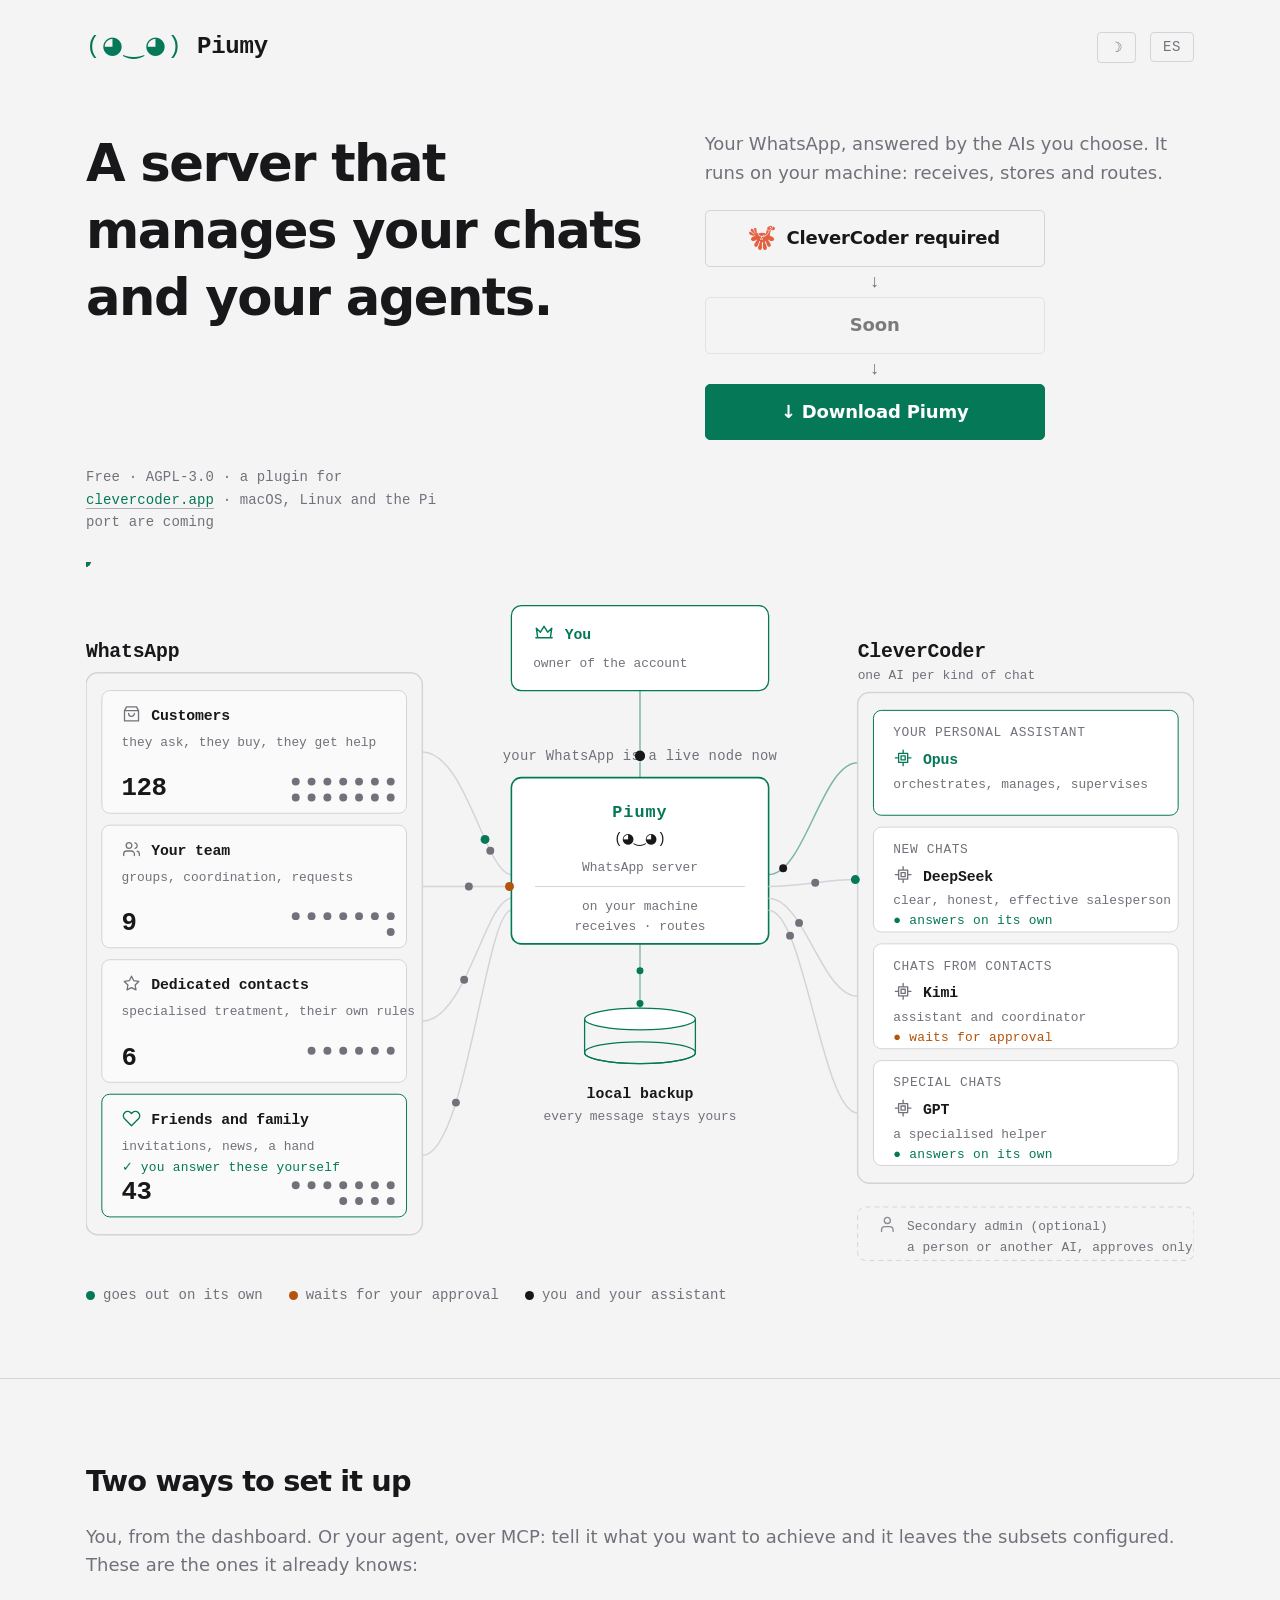
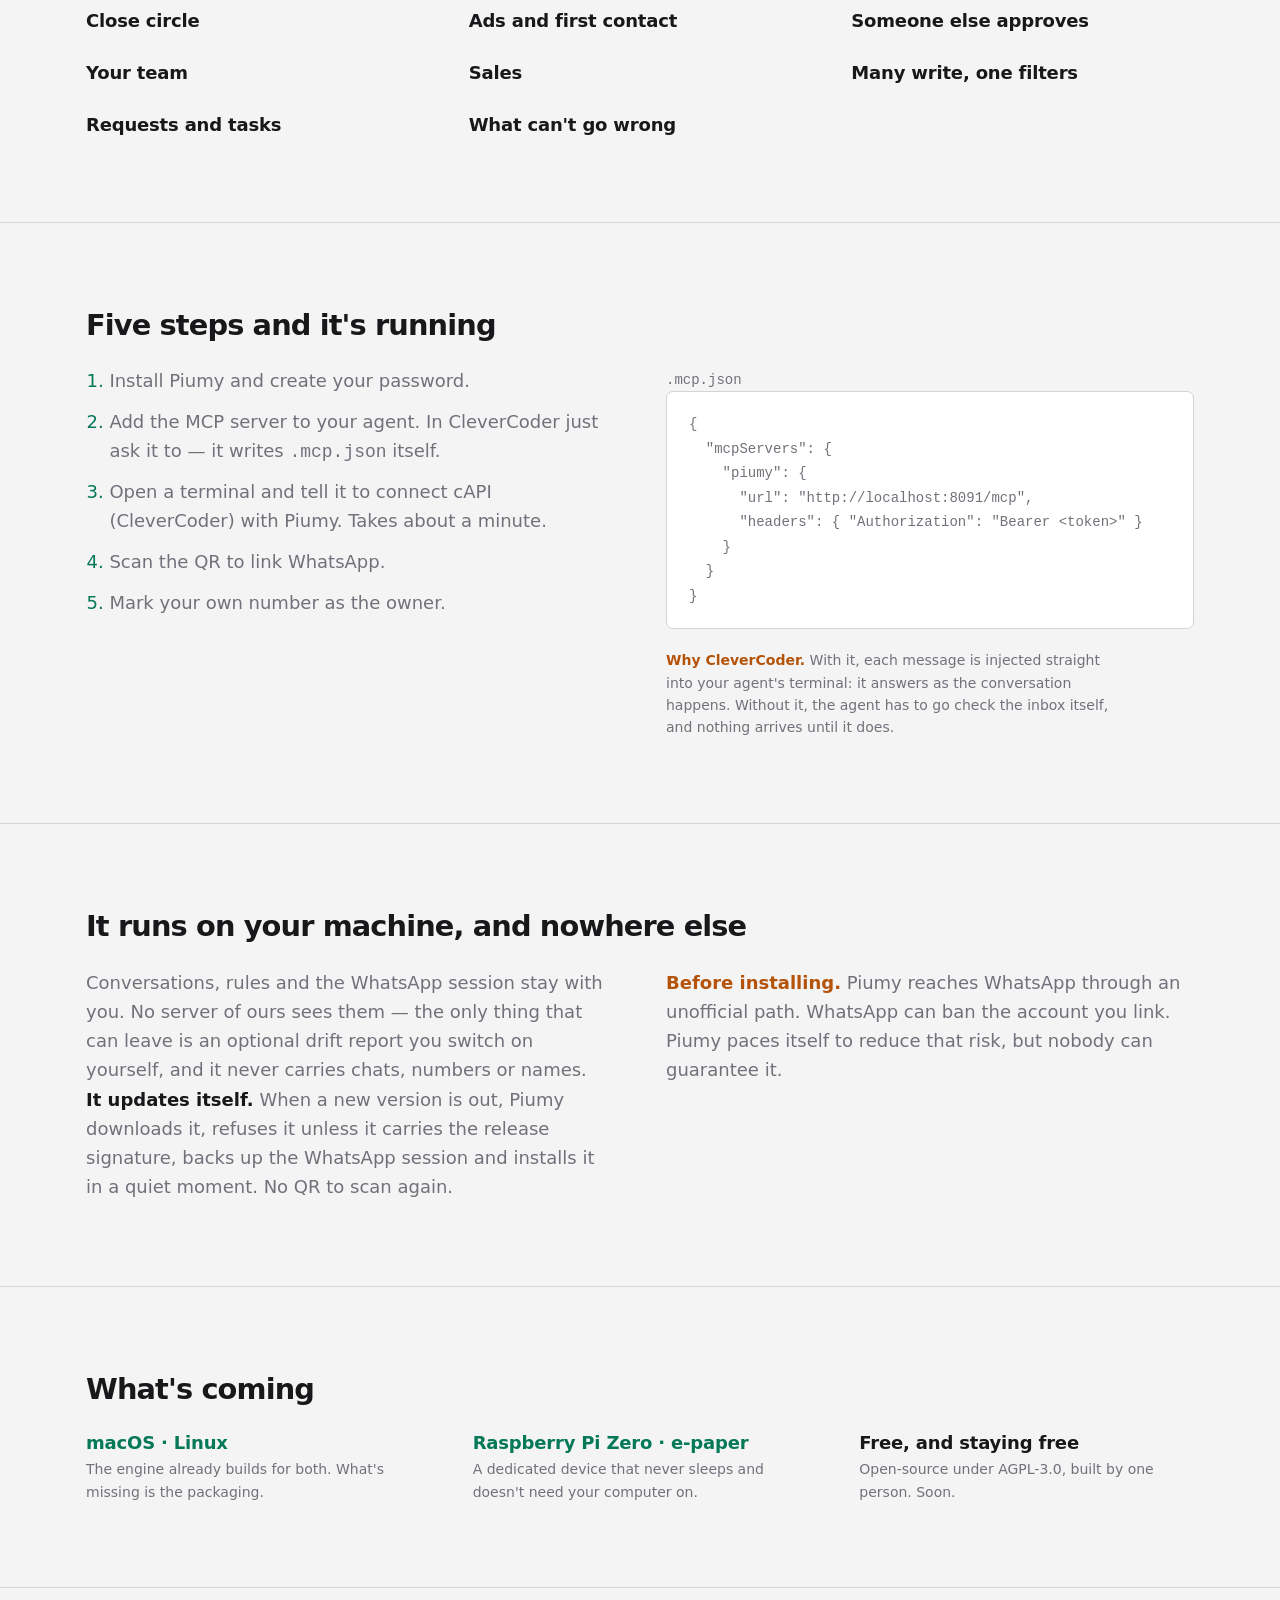
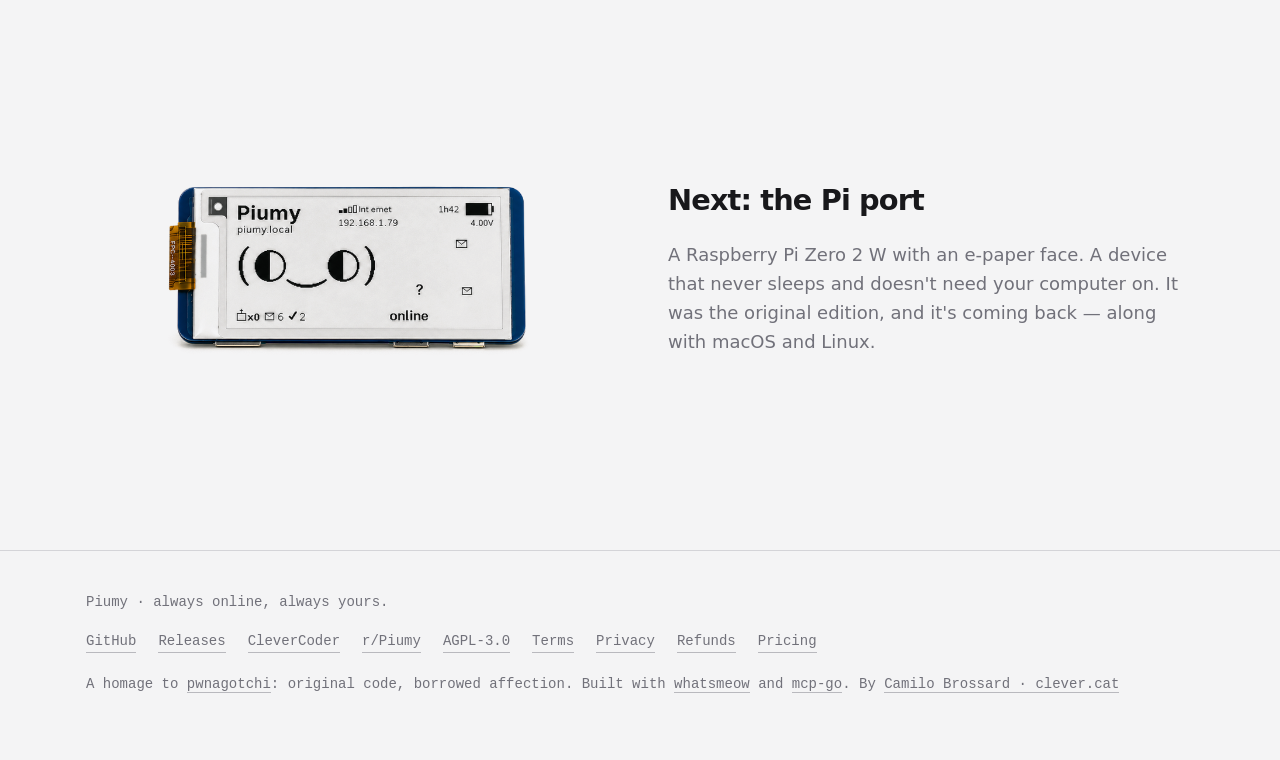
<file: web/index.html>
<!doctype html>
<html lang="en">
<head>
<meta charset="utf-8">
<meta name="viewport" content="width=device-width, initial-scale=1">
<title>Piumy — a server to manage your chats and your agents</title>
<meta name="description" content="A server to manage your chats and your agents: your WhatsApp answered by the AIs you choose, running on your own machine. One installer for Windows. Open-source, AGPL-3.0.">
<meta name="theme-color" content="#080c0a">
<meta property="og:title" content="Piumy — a server to manage your chats and your agents">
<meta property="og:description" content="Your conversations, split into subsets, each answered by the agent you assign. One installer, and it runs on your machine.">
<meta property="og:type" content="website">
<meta property="og:url" content="https://piumy.app">
<link rel="icon" href="img/piumy.ico" sizes="any">
<script>
  (function () {
    var lang, theme;
    try { lang = localStorage.getItem('piumy-lang'); theme = localStorage.getItem('piumy-theme'); } catch (e) {}
    lang = lang || ((navigator.language || 'en').toLowerCase().indexOf('es') === 0 ? 'es' : 'en');
    if (!theme) {
      theme = (window.matchMedia && window.matchMedia('(prefers-color-scheme: light)').matches) ? 'light' : 'dark';
    }
    document.documentElement.lang = lang;
    document.documentElement.className = 'lang-' + lang + ' ' + theme;
  })();
</script>
<style>
  :root{
    /* Tailwind: zinc para los grises, emerald para el acento, amber para el aviso */
    --bg:#09090b;        /* zinc-950 */
    --panel:#18181b;     /* zinc-900 */
    --panel2:#1c1c20;    /* zinc-900/800 */
    --line:#27272a;      /* zinc-800 */
    --ink:#f4f4f5;       /* zinc-100 */
    --dim:#a1a1aa;       /* zinc-400 */
    --green:#34d399;     /* emerald-400 */
    --amber:#fbbf24;     /* amber-400 */
    --wire-hold:#57534e; /* stone-600 */
    --btn-ink:#052e16;   /* green-950 */
    --white:#ffffff;
    --sans:ui-sans-serif,system-ui,-apple-system,"Segoe UI Variable Display","Segoe UI",Avenir,"Helvetica Neue",sans-serif;
    --mono:ui-monospace,"SF Mono",SFMono-Regular,"Cascadia Code","Fira Code",Menlo,Consolas,monospace;
  }
  html.light{
    --bg:#f4f4f5;        /* zinc-100 */
    --panel:#ffffff;
    --panel2:#fafafa;    /* zinc-50 */
    --line:#d4d4d8;      /* zinc-300 */
    --ink:#18181b;       /* zinc-900 */
    --dim:#71717a;       /* zinc-500 */
    --green:#047857;     /* emerald-700 */
    --amber:#b45309;     /* amber-700 */
    --wire-hold:#d6d3d1; /* stone-300 */
    --btn-ink:#ffffff;
    --white:#18181b;
  }
  *{box-sizing:border-box}
  html{-webkit-text-size-adjust:100%}
  body{
    margin:0;background:var(--bg);color:var(--ink);
    font-family:var(--sans);font-size:18px;line-height:1.6;
    -webkit-font-smoothing:antialiased;text-rendering:optimizeLegibility;
  }
  .lang-en .es,.lang-es .en{display:none}
  html.light .dark-only,html.dark .light-only{display:none}
  .wrap{max-width:1180px;margin:0 auto;padding:0 36px}
  h1,h2{margin:0;font-weight:650;letter-spacing:-0.03em;line-height:1.3}
  h1{font-size:clamp(2.1rem,4.4vw,3.2rem)}
  h2{font-size:clamp(1.5rem,2.6vw,1.8rem);margin-bottom:22px}
  p{margin:0 0 16px}
  p:last-child{margin:0}
  a{color:var(--green);text-decoration:none;border-bottom:1px solid color-mix(in srgb, var(--green) 45%, transparent)}
  a:hover{border-bottom-color:var(--green)}
  a:focus-visible,button:focus-visible{outline:2px solid var(--green);outline-offset:3px;border-radius:2px}
  .dim{color:var(--dim)}
  strong{color:var(--white);font-weight:650}
  /* the machine's voice */
  .mono,.meta,.legend,pre,.langsw,.word,.logo,footer{font-family:var(--mono)}

  .top{display:flex;align-items:center;gap:14px;padding:28px 0 0}
  .logo{font-size:24px;color:var(--green);letter-spacing:.06em;line-height:1}
  .word{font-weight:700;font-size:24px;letter-spacing:-0.01em;color:var(--white)}
  .top .sp{flex:1}
  .langsw{
    background:none;border:1px solid var(--line);border-radius:4px;
    padding:6px 12px;font-size:14px;color:var(--dim);cursor:pointer;letter-spacing:.04em;
  }
  .langsw:hover{color:var(--ink);border-color:var(--green)}

  .hero{padding:64px 0 28px;display:grid;grid-template-columns:minmax(0,1.15fr) minmax(0,1fr);gap:26px 56px;align-items:start}
  .hero h1{max-width:none}
  .hero p{color:var(--dim);max-width:44ch;margin:0}
  .cta{display:flex;flex-wrap:wrap;gap:12px;margin-top:22px}
  .btn{
    display:inline-block;padding:13px 24px;border-radius:5px;
    font-family:var(--sans);font-size:18px;font-weight:650;letter-spacing:-0.01em;
    border:1px solid var(--green);background:var(--green);color:var(--btn-ink);cursor:pointer;
  }
  .btn:hover{filter:brightness(1.08)}
  .steps{display:flex;flex-direction:column;align-items:stretch;gap:6px;margin-top:22px;max-width:340px}
  .steps .btn{text-align:center;justify-content:center}
  .arrow{color:var(--dim);text-align:center;font-family:var(--mono);line-height:1}
  .btn.love{background:none;color:var(--ink);border-color:var(--line)}
  .btn.love:hover{border-color:var(--dim)}
  .btn.cc{
    display:inline-flex;align-items:center;gap:11px;
    background:none;color:var(--ink);border-color:var(--line);
  }
  .btn.cc:hover{border-color:var(--dim)}
  .btn.cc img{width:26px;height:26px;display:block}
  .btn.ghost{background:none;color:var(--green)}
  .btn.ghost:hover{background:color-mix(in srgb, var(--green) 12%, transparent)}
  .meta{font-size:14px;color:var(--dim);margin-top:20px;letter-spacing:.01em}
  .meta a{border-bottom-color:color-mix(in srgb, var(--dim) 55%, transparent)}

  .stage{padding:0 0 72px}
  .stage svg{width:100%;height:auto;display:block}
  .legend{display:flex;flex-wrap:wrap;gap:26px;font-size:14px;color:var(--dim);margin-top:8px}
  .legend i{width:9px;height:9px;border-radius:50%;display:inline-block;margin-right:8px;vertical-align:middle}
  .legend .go{background:var(--green)}
  .legend .hold{background:var(--amber)}
  .legend .you{background:var(--white)}

  section{padding:84px 0;border-top:1px solid var(--line)}
  .cols{display:grid;grid-template-columns:repeat(auto-fit,minmax(270px,1fr));gap:34px 52px;align-items:start}
  .cols.four{grid-template-columns:repeat(auto-fit,minmax(200px,1fr));gap:26px 40px}
  .cols h3{margin:0;font-size:18px;color:var(--white);font-weight:650;line-height:1.45;letter-spacing:-0.01em}
  .cols p{color:var(--dim);font-size:14px;margin:2px 0 0}
  .cols h3.soon{color:var(--green)}
  #truth .cols p,#truth .note{font-size:18px}
  .item+.item{margin-top:26px}
  .cols>.item+.item{margin-top:0}

  ol{padding-left:1.3em;margin:0;color:var(--dim)}
  ol li{margin-bottom:12px;max-width:46ch}
  ol li::marker{color:var(--green)}
  pre{
    background:var(--panel);border:1px solid var(--line);border-radius:7px;
    padding:20px 22px;overflow-x:auto;font-size:14px;line-height:1.75;margin:0;color:var(--dim);
  }
  .note{max-width:52ch;color:var(--dim)}
  .filename{font-family:var(--mono);font-size:14px;color:var(--dim);margin:0 0 8px}
  .note strong{color:var(--amber);font-weight:650}

  .pisplit{display:grid;grid-template-columns:minmax(0,1fr) minmax(0,1fr);gap:56px;align-items:center}
  .pisplit img{width:100%;height:auto;border-radius:10px;display:block}

  footer{border-top:1px solid var(--line);padding:40px 0 64px;color:var(--dim);font-size:14px}
  footer a{color:var(--dim);border-bottom-color:color-mix(in srgb, var(--dim) 45%, transparent)}
  footer a:hover{color:var(--green)}
  .flinks{display:flex;flex-wrap:wrap;gap:22px;margin:14px 0 20px}

  /* diagram */
  .d-univ{fill:none;stroke:var(--line);stroke-width:1.5}
  .d-set{fill:var(--panel2);stroke:var(--line);stroke-width:1}
  .d-set.mine{stroke:var(--green)}
  .d-core{fill:var(--panel);stroke:var(--green);stroke-width:1.6}
  .d-core.mine{stroke-width:1.3}
  .d-agent{fill:var(--panel);stroke:var(--line);stroke-width:1}
  .d-agent.mine{stroke:var(--green)}
  .d-agent.dash{stroke:var(--line);stroke-dasharray:5 4;fill:none}
  .wire{fill:none;stroke:var(--line);stroke-width:1.5}
  .wire.hold{stroke:var(--wire-hold)}
  .wire.mine{stroke:color-mix(in srgb, var(--green) 50%, transparent)}
  svg text{font-family:var(--mono)}
  .ico{fill:none;stroke:var(--dim);stroke-width:1.6;stroke-linecap:round;stroke-linejoin:round}
  .ico.mine{stroke:var(--green)}
  .ico.dim{stroke:var(--dim);opacity:.8}
  .t-univ{font-size:20px;fill:var(--white);letter-spacing:-0.01em;font-weight:700}
  .t-set{font-size:15px;fill:var(--white);font-weight:700;letter-spacing:-0.01em}
  .t-sub{font-size:13px;fill:var(--dim)}
  .t-sub.hold{fill:var(--amber)}
  .t-core{font-size:17px;fill:var(--green);font-weight:700;letter-spacing:.06em}
  .t-face{font-size:14px;fill:var(--ink)}
  .t-mine{fill:var(--green)}
  .chat{fill:var(--dim)}
  .chat.mine{fill:var(--green)}
  .t-count{font-size:26px;fill:var(--ink);font-weight:700;letter-spacing:-0.02em}
  .t-tag{font-size:13px;letter-spacing:.02em}
  .t-tag.go{fill:var(--green)}
  .t-tag.hold{fill:var(--amber)}
  .t-tag.you{fill:var(--green)}
  .d-rule{stroke:var(--line);stroke-width:1}
  .t-node{font-size:14px;fill:var(--dim);letter-spacing:.02em;paint-order:stroke;stroke:var(--bg);stroke-width:7px;stroke-linejoin:round}
  .t-kind{font-size:13px;fill:var(--dim);letter-spacing:.05em}
  .t-store{font-size:15px;fill:var(--ink);font-weight:700}
  .cord{stroke:var(--green);stroke-width:1.5;fill:none;opacity:.45}
  .drop{fill:var(--green)}
  .store{fill:none;stroke:var(--green);stroke-width:1.3}
  .store ellipse{fill:var(--panel)}
  .store .hollow{fill:none}
  .msg.in{fill:var(--dim)}
  .msg.go{fill:var(--green)}
  .msg.hold{fill:var(--amber)}
  .msg.you{fill:var(--white)}

  @media (max-width:900px){
    .hero{grid-template-columns:1fr;gap:18px;align-items:start}
  }
  @media (max-width:820px){
    .stage{overflow-x:auto;-webkit-overflow-scrolling:touch}
    .stage svg{min-width:860px}
    .wrap{padding:0 22px}
    .hero{padding:52px 0 30px}
    section{padding:58px 0}
    .pisplit{grid-template-columns:1fr;gap:30px}
  }
  @media (prefers-reduced-motion:reduce){ .msg,.drop{display:none} }
</style>
</head>
<body>

<div class="wrap">

  <div class="top">
    <span class="logo" id="face">(◕‿◕)</span>
    <span class="word">Piumy</span>
    <span class="sp"></span>
    <button class="langsw" id="themesw" type="button" aria-label="theme"><span class="dark-only">&#9788;</span><span class="light-only">&#9789;</span></button>
    <button class="langsw" id="langsw" type="button"><span class="en">ES</span><span class="es">EN</span></button>
  </div>

  <div class="hero">
    <h1>
      <span class="en">A server that manages your chats and your agents.</span>
      <span class="es">Servidor de administración de chats y agentes.</span>
    </h1>
    <div>
    <p>
      <span class="en">Your WhatsApp, answered by the AIs you choose. It runs on your machine: receives, stores and routes.</span>
      <span class="es">Tu WhatsApp, atendido por las IAs que elijas. Corre en tu máquina: recibe, guarda y reparte.</span>
    </p>
    <div class="steps">
      <a class="btn cc" href="https://clevercoder.app">
        <img src="img/clevercoder.png" alt="" width="26" height="26">
        <span class="en">CleverCoder required</span><span class="es">Requisito: CleverCoder</span>
      </a>
      <span class="arrow" aria-hidden="true">&#8595;</span>
      <span class="btn love" style="opacity:.55;pointer-events:none">
        <span class="en">Soon</span><span class="es">Pronto</span>
      </span>
      <span class="arrow" aria-hidden="true">&#8595;</span>
      <a class="btn" href="download/">
        <span class="en">&#8595; Download Piumy</span><span class="es">&#8595; Descargar Piumy</span>
      </a>
    </div>
    </div>
    <p class="meta" style="grid-column:1/-1">
      <span class="en">Free · AGPL-3.0 · a plugin for <a href="https://clevercoder.app">clevercoder.app</a> · macOS, Linux and the Pi port are coming</span>
      <span class="es">Gratis · AGPL-3.0 · un complemento de <a href="https://clevercoder.app">clevercoder.app</a> · macOS, Linux y la versión Pi vienen en camino</span>
    </p>
  </div>

  <div class="stage">
    <svg viewBox="0 0 1120 722" role="img" aria-labelledby="dt dd">
      <title id="dt"><tspan class="en">How Piumy routes your conversations</tspan><tspan class="es">C&#243;mo Piumy reparte tus conversaciones</tspan></title>
      <desc id="dd"><tspan class="en">On the left, WhatsApp split into subsets: customers, your team, dedicated contacts, friends and family. In the middle, Piumy, a server on your machine that receives, routes and keeps a local backup. On the right, inside CleverCoder, one AI per kind of chat. Outside it, an optional secondary admin who can only approve.</tspan><tspan class="es">A la izquierda, WhatsApp dividido en subconjuntos: clientes, tu equipo, contactos dedicados, amigos y familia. Al medio, Piumy, un servidor en tu m&#225;quina que recibe, reparte y guarda un respaldo local. A la derecha, dentro de CleverCoder, una IA por tipo de chat. Fuera de &#233;l, un administrador secundario opcional que solo puede aprobar.</tspan></desc>
      <defs>
        <symbol id="i-bag" viewBox="0 0 24 24"><path d="M6 3 3.5 7.5V20h17V7.5L18 3H6Z M3.5 7.5h17 M15.5 11a3.5 3.5 0 0 1-7 0"/></symbol>
        <symbol id="i-users" viewBox="0 0 24 24"><path d="M15.5 20v-1.8a3.6 3.6 0 0 0-3.6-3.6H6.1A3.6 3.6 0 0 0 2.5 18.2V20 M9 11.4a3.45 3.45 0 1 0 0-6.9 3.45 3.45 0 0 0 0 6.9 M21.5 20v-1.8a3.6 3.6 0 0 0-2.7-3.5 M16.3 4.6a3.45 3.45 0 0 1 0 6.7"/></symbol>
        <symbol id="i-star" viewBox="0 0 24 24"><path d="M12 3.2l2.7 5.5 6.1.9-4.4 4.3 1 6-5.4-2.9-5.4 2.9 1-6L3.2 9.6l6.1-.9L12 3.2Z"/></symbol>
        <symbol id="i-heart" viewBox="0 0 24 24"><path d="M20.4 5.6a5.2 5.2 0 0 0-7.4 0L12 6.6l-1-1a5.2 5.2 0 1 0-7.4 7.4l8.4 8.4 8.4-8.4a5.2 5.2 0 0 0 0-7.4Z"/></symbol>
        <symbol id="i-crown" viewBox="0 0 24 24"><path d="M3 18h18 M3.5 7.5 8 12l4-6.5 4 6.5 4.5-4.5L19 18H5L3.5 7.5Z"/></symbol>
        <symbol id="i-user" viewBox="0 0 24 24"><path d="M19 20v-1.9a4 4 0 0 0-4-4H9a4 4 0 0 0-4 4V20 M12 10.4a3.7 3.7 0 1 0 0-7.4 3.7 3.7 0 0 0 0 7.4"/></symbol>
        <symbol id="i-cpu" viewBox="0 0 24 24"><path d="M6.5 6.5h11v11h-11z M9.5 9.5h5v5h-5z M12 2.5v4 M12 17.5v4 M2.5 12h4 M17.5 12h4"/></symbol>
        <path id="w1" d="M340 192 C 384 192, 404 316, 430 316"/>
        <path id="w2" d="M340 328 C 384 328, 404 328, 430 328"/>
        <path id="w3" d="M340 464 C 384 464, 404 340, 430 340"/>
        <path id="w4" d="M340 600 C 384 600, 404 352, 430 352"/>
        <path id="x1" d="M690 316 C 726 316, 744 203, 780 203"/>
        <path id="x2" d="M690 328 C 726 328, 744 321, 780 321"/>
        <path id="x3" d="M690 340 C 726 340, 744 439, 780 439"/>
        <path id="x4" d="M690 352 C 726 352, 744 557, 780 557"/>
        <path id="cord" d="M560 386 L 560 452"/>
        <path id="up" d="M560 130 L 560 218"/>
      </defs>
      <rect class="d-core mine" x="430" y="44" width="260" height="86" rx="10"/>
      <use class="ico mine" href="#i-crown" x="452" y="60" width="22" height="22"/>
      <text class="t-set t-mine" x="484" y="78"><tspan class="en">You</tspan><tspan class="es">T&#250;</tspan></text>
      <text class="t-sub" x="452" y="106"><tspan class="en">owner of the account</tspan><tspan class="es">due&#241;o de la cuenta</tspan></text>
      <line class="wire mine" x1="560" y1="130" x2="560" y2="218"/>
      <text class="t-node" x="560" y="200" text-anchor="middle"><tspan class="en">your WhatsApp is a live node now</tspan><tspan class="es">tu WhatsApp ahora es un nodo activo</tspan></text>
      <text class="t-univ" x="0" y="96">WhatsApp</text>
      <rect class="d-univ" x="0" y="112" width="340" height="568" rx="12"/>
      <g>
        <rect class="d-set" x="16" y="130" width="308" height="124" rx="8"/>
        <use class="ico" href="#i-bag" x="36" y="144" width="20" height="20"/>
        <text class="t-set" x="66" y="160"><tspan class="en">Customers</tspan><tspan class="es">Clientes</tspan></text>
        <text class="t-sub" x="36" y="186"><tspan class="en">they ask, they buy, they get help</tspan><tspan class="es">preguntan, compran, son asistidos</tspan></text>
        <text class="t-count" x="36" y="236">128</text>
        <g class="chat">
          <circle cx="308" cy="222" r="4"/>
          <circle cx="292" cy="222" r="4"/>
          <circle cx="276" cy="222" r="4"/>
          <circle cx="260" cy="222" r="4"/>
          <circle cx="244" cy="222" r="4"/>
          <circle cx="228" cy="222" r="4"/>
          <circle cx="212" cy="222" r="4"/>
          <circle cx="308" cy="238" r="4"/>
          <circle cx="292" cy="238" r="4"/>
          <circle cx="276" cy="238" r="4"/>
          <circle cx="260" cy="238" r="4"/>
          <circle cx="244" cy="238" r="4"/>
          <circle cx="228" cy="238" r="4"/>
          <circle cx="212" cy="238" r="4"/>
        </g>
      </g>
      <g>
        <rect class="d-set" x="16" y="266" width="308" height="124" rx="8"/>
        <use class="ico" href="#i-users" x="36" y="280" width="20" height="20"/>
        <text class="t-set" x="66" y="296"><tspan class="en">Your team</tspan><tspan class="es">Tu equipo</tspan></text>
        <text class="t-sub" x="36" y="322"><tspan class="en">groups, coordination, requests</tspan><tspan class="es">grupos, coordinaci&#243;n, solicitudes</tspan></text>
        <text class="t-count" x="36" y="372">9</text>
        <g class="chat">
          <circle cx="308" cy="358" r="4"/>
          <circle cx="292" cy="358" r="4"/>
          <circle cx="276" cy="358" r="4"/>
          <circle cx="260" cy="358" r="4"/>
          <circle cx="244" cy="358" r="4"/>
          <circle cx="228" cy="358" r="4"/>
          <circle cx="212" cy="358" r="4"/>
          <circle cx="308" cy="374" r="4"/>
        </g>
      </g>
      <g>
        <rect class="d-set" x="16" y="402" width="308" height="124" rx="8"/>
        <use class="ico" href="#i-star" x="36" y="416" width="20" height="20"/>
        <text class="t-set" x="66" y="432"><tspan class="en">Dedicated contacts</tspan><tspan class="es">Contactos dedicados</tspan></text>
        <text class="t-sub" x="36" y="458"><tspan class="en">specialised treatment, their own rules</tspan><tspan class="es">trato especializado, reglas propias</tspan></text>
        <text class="t-count" x="36" y="508">6</text>
        <g class="chat">
          <circle cx="308" cy="494" r="4"/>
          <circle cx="292" cy="494" r="4"/>
          <circle cx="276" cy="494" r="4"/>
          <circle cx="260" cy="494" r="4"/>
          <circle cx="244" cy="494" r="4"/>
          <circle cx="228" cy="494" r="4"/>
        </g>
      </g>
      <g>
        <rect class="d-set mine" x="16" y="538" width="308" height="124" rx="8"/>
        <use class="ico mine" href="#i-heart" x="36" y="552" width="20" height="20"/>
        <text class="t-set" x="66" y="568"><tspan class="en">Friends and family</tspan><tspan class="es">Amigos y familia</tspan></text>
        <text class="t-sub" x="36" y="594"><tspan class="en">invitations, news, a hand</tspan><tspan class="es">invitaciones, noticias, asistencia</tspan></text>
        <text class="t-tag you" x="36" y="616"><tspan class="en">&#10003; you answer these yourself</tspan><tspan class="es">&#10003; a estos los atiendes t&#250;</tspan></text>
        <text class="t-count" x="36" y="644">43</text>
        <g class="chat">
          <circle cx="308" cy="630" r="4"/>
          <circle cx="292" cy="630" r="4"/>
          <circle cx="276" cy="630" r="4"/>
          <circle cx="260" cy="630" r="4"/>
          <circle cx="244" cy="630" r="4"/>
          <circle cx="228" cy="630" r="4"/>
          <circle cx="212" cy="630" r="4"/>
          <circle cx="308" cy="646" r="4"/>
          <circle cx="292" cy="646" r="4"/>
          <circle cx="276" cy="646" r="4"/>
          <circle cx="260" cy="646" r="4"/>
        </g>
      </g>
      <g class="wire"><use href="#w1"/><use href="#w3"/><use href="#w4"/></g>
      <g class="wire hold"><use href="#w2"/></g>
      <rect class="d-core" x="430" y="218" width="260" height="168" rx="10"/>
      <text class="t-core" x="560" y="258" text-anchor="middle">Piumy</text>
      <text class="t-face" x="560" y="284" text-anchor="middle">(&#9685;&#8255;&#9685;)</text>
      <text class="t-sub" x="560" y="312" text-anchor="middle"><tspan class="en">WhatsApp server</tspan><tspan class="es">servidor de WhatsApp</tspan></text>
      <line class="d-rule" x1="454" y1="328" x2="666" y2="328"/>
      <text class="t-sub" x="560" y="352" text-anchor="middle"><tspan class="en">on your machine</tspan><tspan class="es">en tu m&#225;quina</tspan></text>
      <text class="t-sub" x="560" y="372" text-anchor="middle"><tspan class="en">receives &#183; routes</tspan><tspan class="es">recibe &#183; reparte</tspan></text>
      <path class="cord" d="M560 386 L 560 452"/>
      <circle class="drop" r="3.5"><animateMotion dur="1.9s" repeatCount="indefinite"><mpath href="#cord"/></animateMotion></circle>
      <circle class="drop" r="3.5"><animateMotion dur="1.9s" repeatCount="indefinite" begin="0.95s"><mpath href="#cord"/></animateMotion></circle>
      <g class="store"><ellipse cx="560" cy="462" rx="56" ry="11"/><path d="M504 462 v34 a56 11 0 0 0 112 0 v-34"/><ellipse cx="560" cy="496" rx="56" ry="11" class="hollow"/></g>
      <text class="t-store" x="560" y="542" text-anchor="middle"><tspan class="en">local backup</tspan><tspan class="es">respaldo local</tspan></text>
      <text class="t-sub" x="560" y="564" text-anchor="middle"><tspan class="en">every message stays yours</tspan><tspan class="es">cada mensaje sigue siendo tuyo</tspan></text>
      <g class="wire"><use href="#x2"/><use href="#x4"/></g>
      <g class="wire hold"><use href="#x3"/></g>
      <g class="wire mine"><use href="#x1"/></g>
      <text class="t-univ" x="780" y="96">CleverCoder</text>
      <text class="t-sub" x="780" y="118"><tspan class="en">one AI per kind of chat</tspan><tspan class="es">una IA por tipo de chat</tspan></text>
      <rect class="d-univ" x="780" y="132" width="340" height="496" rx="12"/>
      <g>
        <rect class="d-agent mine" x="796" y="150" width="308" height="106" rx="8"/>
        <text class="t-kind" x="816" y="176"><tspan class="en">YOUR PERSONAL ASSISTANT</tspan><tspan class="es">TU ASISTENTE PERSONAL</tspan></text>
        <use class="ico mine" href="#i-cpu" x="816" y="188" width="20" height="20"/>
        <text class="t-set t-mine" x="846" y="204">Opus</text>
        <text class="t-sub" x="816" y="228"><tspan class="en">orchestrates, manages, supervises</tspan><tspan class="es">orquesta, gestiona y supervisa</tspan></text>
      </g>
      <g>
        <rect class="d-agent" x="796" y="268" width="308" height="106" rx="8"/>
        <text class="t-kind" x="816" y="294"><tspan class="en">NEW CHATS</tspan><tspan class="es">CHATS NUEVOS</tspan></text>
        <use class="ico" href="#i-cpu" x="816" y="306" width="20" height="20"/>
        <text class="t-set" x="846" y="322">DeepSeek</text>
        <text class="t-sub" x="816" y="346"><tspan class="en">clear, honest, effective salesperson</tspan><tspan class="es">vendedor claro, honesto, eficaz</tspan></text>
        <text class="t-tag go" x="816" y="366"><tspan class="en">&#9679; answers on its own</tspan><tspan class="es">&#9679; responde solo</tspan></text>
      </g>
      <g>
        <rect class="d-agent" x="796" y="386" width="308" height="106" rx="8"/>
        <text class="t-kind" x="816" y="412"><tspan class="en">CHATS FROM CONTACTS</tspan><tspan class="es">CHATS DE CONTACTOS</tspan></text>
        <use class="ico" href="#i-cpu" x="816" y="424" width="20" height="20"/>
        <text class="t-set" x="846" y="440">Kimi</text>
        <text class="t-sub" x="816" y="464"><tspan class="en">assistant and coordinator</tspan><tspan class="es">asistente y coordinador</tspan></text>
        <text class="t-tag hold" x="816" y="484"><tspan class="en">&#9679; waits for approval</tspan><tspan class="es">&#9679; espera aprobaci&#243;n</tspan></text>
      </g>
      <g>
        <rect class="d-agent" x="796" y="504" width="308" height="106" rx="8"/>
        <text class="t-kind" x="816" y="530"><tspan class="en">SPECIAL CHATS</tspan><tspan class="es">CHATS ESPECIALES</tspan></text>
        <use class="ico" href="#i-cpu" x="816" y="542" width="20" height="20"/>
        <text class="t-set" x="846" y="558">GPT</text>
        <text class="t-sub" x="816" y="582"><tspan class="en">a specialised helper</tspan><tspan class="es">ayudante especializado</tspan></text>
        <text class="t-tag go" x="816" y="602"><tspan class="en">&#9679; answers on its own</tspan><tspan class="es">&#9679; responde solo</tspan></text>
      </g>
      <g>
        <rect class="d-agent dash" x="780" y="652" width="340" height="54" rx="8"/>
        <use class="ico dim" href="#i-user" x="800" y="660" width="20" height="20"/>
        <text class="t-sub" x="830" y="675"><tspan class="en">Secondary admin (optional)</tspan><tspan class="es">Administrador secundario (opcional)</tspan></text>
        <text class="t-sub" x="830" y="696"><tspan class="en">a person or another AI, approves only</tspan><tspan class="es">una persona u otra IA, solo aprueba</tspan></text>
      </g>
      <g>
        <circle class="msg you" r="5"><animateMotion dur="3.6s" repeatCount="indefinite"><mpath href="#up"/></animateMotion></circle>
        <circle class="msg you" r="5"><animateMotion dur="3.6s" repeatCount="indefinite" begin="1.8s" keyPoints="1;0" keyTimes="0;1" calcMode="linear"><mpath href="#up"/></animateMotion></circle>
        <circle class="msg in" r="4"><animateMotion dur="3.4s" repeatCount="indefinite" begin="0.0s"><mpath href="#w1"/></animateMotion></circle>
        <circle class="msg go" r="4.5"><animateMotion dur="3.4s" repeatCount="indefinite" begin="1.7s" keyPoints="1;0" keyTimes="0;1" calcMode="linear"><mpath href="#w1"/></animateMotion></circle>
        <circle class="msg in" r="4"><animateMotion dur="4.0s" repeatCount="indefinite" begin="0.6s"><mpath href="#w2"/></animateMotion></circle>
        <circle class="msg hold" r="4.5"><animateMotion dur="4.0s" repeatCount="indefinite" begin="2.6s" keyPoints="1;0" keyTimes="0;1" calcMode="linear"><mpath href="#w2"/></animateMotion></circle>
        <circle class="msg in" r="4"><animateMotion dur="3.8s" repeatCount="indefinite" begin="1.2s"><mpath href="#w3"/></animateMotion></circle>
        <circle class="msg go" r="4.5"><animateMotion dur="3.8s" repeatCount="indefinite" begin="3.1s" keyPoints="1;0" keyTimes="0;1" calcMode="linear"><mpath href="#w3"/></animateMotion></circle>
        <circle class="msg in" r="4"><animateMotion dur="3.6s" repeatCount="indefinite" begin="1.8s"><mpath href="#w4"/></animateMotion></circle>
        <circle class="msg go" r="4.5"><animateMotion dur="3.6s" repeatCount="indefinite" begin="3.6s" keyPoints="1;0" keyTimes="0;1" calcMode="linear"><mpath href="#w4"/></animateMotion></circle>
        <circle class="msg you" r="4"><animateMotion dur="4.4s" repeatCount="indefinite" begin="2.2s"><mpath href="#x1"/></animateMotion></circle>
        <circle class="msg you" r="4.5"><animateMotion dur="4.4s" repeatCount="indefinite" begin="4.4s" keyPoints="1;0" keyTimes="0;1" calcMode="linear"><mpath href="#x1"/></animateMotion></circle>
        <circle class="msg in" r="4"><animateMotion dur="3.4s" repeatCount="indefinite" begin="0.9s"><mpath href="#x2"/></animateMotion></circle>
        <circle class="msg go" r="4.5"><animateMotion dur="3.4s" repeatCount="indefinite" begin="2.6s" keyPoints="1;0" keyTimes="0;1" calcMode="linear"><mpath href="#x2"/></animateMotion></circle>
        <circle class="msg in" r="4"><animateMotion dur="4.0s" repeatCount="indefinite" begin="1.5s"><mpath href="#x3"/></animateMotion></circle>
        <circle class="msg hold" r="4.5"><animateMotion dur="4.0s" repeatCount="indefinite" begin="3.5s" keyPoints="1;0" keyTimes="0;1" calcMode="linear"><mpath href="#x3"/></animateMotion></circle>
        <circle class="msg in" r="4"><animateMotion dur="3.8s" repeatCount="indefinite" begin="2.1s"><mpath href="#x4"/></animateMotion></circle>
        <circle class="msg go" r="4.5"><animateMotion dur="3.8s" repeatCount="indefinite" begin="4.0s" keyPoints="1;0" keyTimes="0;1" calcMode="linear"><mpath href="#x4"/></animateMotion></circle>
      </g>
    </svg>

    <div class="legend">
      <span><i class="go"></i><span class="en">goes out on its own</span><span class="es">sale solo</span></span>
      <span><i class="hold"></i><span class="en">waits for your approval</span><span class="es">espera tu aprobación</span></span>
      <span><i class="you"></i><span class="en">you and your assistant</span><span class="es">tú y tu asistente</span></span>
    </div>
  </div>

</div>

<section id="sets">
  <div class="wrap">
    <h2>
      <span class="en">Two ways to set it up</span>
      <span class="es">Se configura por los dos lados</span>
    </h2>
    <p class="dim narrow">
      <span class="en">You, from the dashboard. Or your agent, over MCP: tell it what you want to achieve and it leaves the subsets configured. These are the ones it already knows:</span>
      <span class="es">Tú, desde el tablero. O tu agente, por MCP: le dices qué quieres lograr y deja los subconjuntos configurados. Estos son los que ya conoce:</span>
    </p>
    <div class="cols four" style="margin-top:28px">
      <div>
        <div class="item"><h3><span class="en">Close circle</span><span class="es">Círculo cercano</span></h3></div>
        <div class="item"><h3><span class="en">Your team</span><span class="es">Tu equipo</span></h3></div>
        <div class="item"><h3><span class="en">Requests and tasks</span><span class="es">Pedidos y tareas</span></h3></div>
      </div>
      <div>
        <div class="item"><h3><span class="en">Ads and first contact</span><span class="es">Publicidad y primer contacto</span></h3></div>
        <div class="item"><h3><span class="en">Sales</span><span class="es">Ventas</span></h3></div>
        <div class="item"><h3><span class="en">What can't go wrong</span><span class="es">Lo que no puede salir mal</span></h3></div>
      </div>
      <div>
        <div class="item"><h3><span class="en">Someone else approves</span><span class="es">Que apruebe otra persona</span></h3></div>
        <div class="item"><h3><span class="en">Many write, one filters</span><span class="es">Muchos escriben, uno filtra</span></h3></div>
      </div>
    </div>
  </div>
</section>

<section id="install">
  <div class="wrap">
    <h2><span class="en">Five steps and it's running</span><span class="es">Cinco pasos y está funcionando</span></h2>
    <div class="cols">
      <div>
        <ol class="en">
          <li>Install Piumy and create your password.</li>
          <li>Add the MCP server to your agent. In CleverCoder just ask it to &mdash; it writes <code>.mcp.json</code> itself.</li>
          <li>Open a terminal and tell it to connect cAPI (CleverCoder) with Piumy. Takes about a minute.</li>
          <li>Scan the QR to link WhatsApp.</li>
          <li>Mark your own number as the owner.</li>
        </ol>
        <ol class="es">
          <li>Instala Piumy y crea tu contraseña.</li>
          <li>Agrega el servidor MCP a tu agente. En CleverCoder basta con pedírselo: escribe él mismo el <code>.mcp.json</code>.</li>
          <li>Abre un terminal y dile que conecte cAPI (CleverCoder) con Piumy. Toma cerca de un minuto.</li>
          <li>Activa el QR para vincular WhatsApp.</li>
          <li>Marca tu propio número como dueño.</li>
        </ol>
      </div>
      <div>
        <p class="filename">.mcp.json</p>
<pre>{
  "mcpServers": {
    "piumy": {
      "url": "http://localhost:8091/mcp",
      "headers": { "Authorization": "Bearer &lt;token&gt;" }
    }
  }
}</pre>
        <p class="note" style="margin-top:20px">
          <span class="en"><strong>Why CleverCoder.</strong> With it, each message is injected straight into your agent's terminal: it answers as the conversation happens. Without it, the agent has to go check the inbox itself, and nothing arrives until it does.</span>
          <span class="es"><strong>Por qué CleverCoder.</strong> Con él, cada mensaje se inyecta directo en el terminal de tu agente: responde mientras la conversación pasa. Sin él, el agente tiene que ir a revisar la bandeja por su cuenta, y no le llega nada hasta que lo haga.</span>
        </p>
      </div>
    </div>
  </div>
</section>

<section id="truth">
  <div class="wrap">
    <h2><span class="en">It runs on your machine, and nowhere else</span><span class="es">Corre en tu máquina, y en ningún otro lado</span></h2>
    <div class="cols">
      <div><p class="dim"><span class="en">Conversations, rules and the WhatsApp session stay with you. No server of ours sees them — the only thing that can leave is an optional drift report you switch on yourself, and it never carries chats, numbers or names.</span><span class="es">Conversaciones, reglas y la sesión de WhatsApp se quedan contigo. Ningún servidor nuestro las ve: lo único que puede salir es un reporte de drift opcional que tú enciendes, y nunca lleva chats, números ni nombres.</span></p><p class="dim"><span class="en"><strong>It updates itself.</strong> When a new version is out, Piumy downloads it, refuses it unless it carries the release signature, backs up the WhatsApp session and installs it in a quiet moment. No QR to scan again.</span><span class="es"><strong>Se actualiza solo.</strong> Cuando sale una versión nueva, Piumy la descarga, la rechaza si no trae la firma de la release, respalda la sesión de WhatsApp y la instala en un momento tranquilo. Sin volver a escanear el QR.</span></p></div>
      <div><p class="note"><span class="en"><strong>Before installing.</strong> Piumy reaches WhatsApp through an unofficial path. WhatsApp can ban the account you link. Piumy paces itself to reduce that risk, but nobody can guarantee it.</span><span class="es"><strong>Antes de instalar.</strong> Piumy llega a WhatsApp por una vía no oficial. WhatsApp puede bloquear la cuenta que vincules. Piumy se autorregula para reducir el riesgo, pero nadie puede garantizarlo.</span></p></div>
    </div>
  </div>
</section>

<section id="next">
  <div class="wrap">
    <h2><span class="en">What's coming</span><span class="es">Lo que viene</span></h2>
    <div class="cols">
      <div class="item">
        <h3 class="soon">macOS &#183; Linux</h3>
        <p><span class="en">The engine already builds for both. What's missing is the packaging.</span><span class="es">El motor ya compila para ambos. Falta el empaquetado.</span></p>
      </div>
      <div class="item">
        <h3 class="soon">Raspberry Pi Zero &#183; e&#8209;paper</h3>
        <p><span class="en">A dedicated device that never sleeps and doesn't need your computer on.</span><span class="es">Un aparato dedicado que nunca duerme y no necesita tu computador encendido.</span></p>
      </div>
      <div class="item">
        <h3><span class="en">Free, and staying free</span><span class="es">Gratis, y seguirá siéndolo</span></h3>
        <p><span class="en">Open-source under AGPL-3.0, built by one person. Soon.</span><span class="es">Código abierto bajo AGPL-3.0, lo construye una sola persona. Pronto.</span></p>
      </div>
    </div>
  </div>
</section>

<section id="pi">
  <div class="wrap">
    <div class="pisplit">
      <img src="img/device.png" alt="" loading="lazy">
      <div>
        <h2><span class="en">Next: the Pi port</span><span class="es">Lo siguiente: la versión Pi</span></h2>
        <p class="dim"><span class="en">A Raspberry Pi Zero 2 W with an e-paper face. A device that never sleeps and doesn't need your computer on. It was the original edition, and it's coming back — along with macOS and Linux.</span><span class="es">Una Raspberry Pi Zero 2 W con carita de tinta electrónica. Un aparato que nunca duerme y no necesita tu computador encendido. Fue la edición original, y va a volver, junto con macOS y Linux.</span></p>
      </div>
    </div>
  </div>
</section>

<footer>
  <div class="wrap">
    <p><span class="en">Piumy · always online, always yours.</span><span class="es">Piumy · siempre en línea, siempre tuyo.</span></p>
    <div class="flinks">
      <a href="https://github.com/clevercat64/Piumy">GitHub</a>
      <a href="https://github.com/clevercat64/Piumy/releases/latest"><span class="en">Releases</span><span class="es">Versiones</span></a>
      <a href="https://clevercoder.app">CleverCoder</a>
      <a href="https://www.reddit.com/r/Piumy/">r/Piumy</a>
      <a href="https://github.com/clevercat64/Piumy/blob/master/LICENSE">AGPL-3.0</a>
      <a class="en" href="https://clever.cat/terms.html">Terms</a>
      <a class="es" href="https://clever.cat/terminos.html">Términos</a>
      <a class="en" href="https://clever.cat/privacy.html">Privacy</a>
      <a class="es" href="https://clever.cat/privacidad.html">Privacidad</a>
      <a class="en" href="https://clever.cat/refunds.html">Refunds</a>
      <a class="es" href="https://clever.cat/reembolsos.html">Reembolsos</a>
      <a class="en" href="https://clever.cat/pricing.html">Pricing</a>
      <a class="es" href="https://clever.cat/precios.html">Precios</a>
    </div>
    <p><span class="en">A homage to <a href="https://github.com/evilsocket/pwnagotchi">pwnagotchi</a>: original code, borrowed affection. Built with <a href="https://github.com/tulir/whatsmeow">whatsmeow</a> and <a href="https://github.com/mark3labs/mcp-go">mcp-go</a>. By <a href="https://clever.cat">Camilo Brossard · clever.cat</a></span><span class="es">Un homenaje a <a href="https://github.com/evilsocket/pwnagotchi">pwnagotchi</a>: código propio, cariño prestado. Hecho con <a href="https://github.com/tulir/whatsmeow">whatsmeow</a> y <a href="https://github.com/mark3labs/mcp-go">mcp-go</a>. Por <a href="https://clever.cat">Camilo Brossard · clever.cat</a></span></p>
  </div>
</footer>

<script>
(function () {
  document.getElementById('themesw').addEventListener('click', function () {
    var el = document.documentElement;
    var next = el.classList.contains('light') ? 'dark' : 'light';
    el.classList.remove('light', 'dark');
    el.classList.add(next);
    try { localStorage.setItem('piumy-theme', next); } catch (e) {}
  });

  document.getElementById('langsw').addEventListener('click', function () {
    var next = document.documentElement.lang === 'es' ? 'en' : 'es';
    document.documentElement.lang = next;
    var theme = document.documentElement.classList.contains('light') ? 'light' : 'dark';
    document.documentElement.className = 'lang-' + next + ' ' + theme;
    try { localStorage.setItem('piumy-lang', next); } catch (e) {}
  });

  if (window.matchMedia && window.matchMedia('(prefers-reduced-motion: reduce)').matches) return;
  var face = document.getElementById('face');
  var open = '(◕‿◕)', shut = '(-‿-)';
  (function blink() {
    setTimeout(function () {
      face.textContent = shut;
      setTimeout(function () { face.textContent = open; }, 130);
      blink();
    }, 2800 + Math.random() * 4000);
  })();
})();
</script>

</body>
</html>
</file>
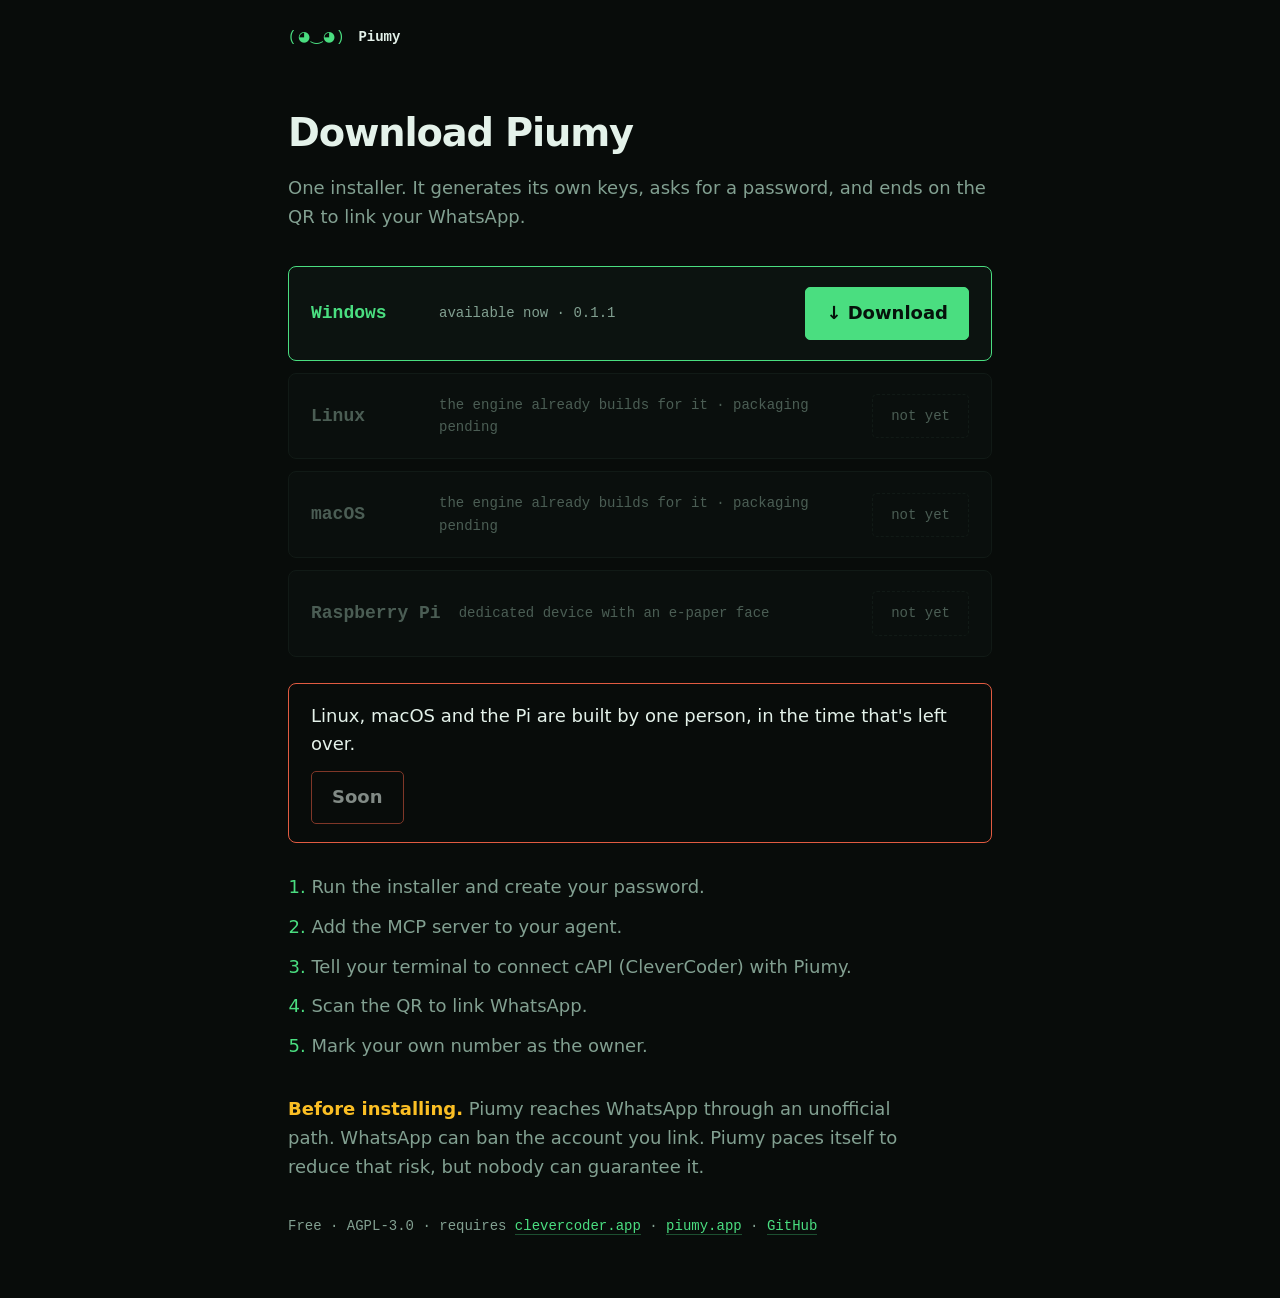
<file: web/download/index.html>
<!doctype html>
<html lang="en">
<head>
<meta charset="utf-8">
<meta name="viewport" content="width=device-width, initial-scale=1">
<title>Download Piumy</title>
<meta name="description" content="Download Piumy. Windows available now; Linux and macOS in the works. Free and open-source.">
<meta name="theme-color" content="#080c0a">
<link rel="icon" href="../img/piumy.ico" sizes="any">
<script>
  (function () {
    var saved = null;
    try { saved = localStorage.getItem('piumy-lang'); } catch (e) {}
    var lang = saved || ((navigator.language || 'en').toLowerCase().indexOf('es') === 0 ? 'es' : 'en');
    document.documentElement.lang = lang;
    document.documentElement.className = 'lang-' + lang;
  })();
</script>
<style>
  :root{
    --bg:#080c0a;--ink:#e4f2ea;--dim:#82a091;--green:#4ade80;--amber:#fbbf24;
    --line:#1a2620;--panel:#0c1310;--orange:#e15b41;
    --sans:ui-sans-serif,system-ui,-apple-system,"Segoe UI Variable Display","Segoe UI",Avenir,"Helvetica Neue",sans-serif;
    --mono:ui-monospace,"SF Mono",SFMono-Regular,"Cascadia Code","Fira Code",Menlo,Consolas,monospace;
  }
  *{box-sizing:border-box}
  body{margin:0;background:var(--bg);color:var(--ink);font-family:var(--sans);font-size:18px;line-height:1.6;-webkit-font-smoothing:antialiased}
  .lang-en .es,.lang-es .en{display:none}
  .wrap{max-width:760px;margin:0 auto;padding:0 28px}
  .top{display:flex;align-items:center;gap:13px;padding:26px 0 0;font-family:var(--mono);font-size:14px}
  .top .logo{color:var(--green);letter-spacing:.08em}
  .top .word{font-weight:700}
  a{color:var(--green);text-decoration:none;border-bottom:1px solid rgba(74,222,128,.32)}
  a:hover{border-bottom-color:var(--green)}
  a:focus-visible{outline:2px solid var(--green);outline-offset:3px}
  h1{font-size:clamp(1.9rem,5vw,2.4rem);font-weight:650;letter-spacing:-0.03em;line-height:1.3;margin:60px 0 0}
  p{margin:16px 0 0;color:var(--dim)}

  .plat{display:grid;gap:12px;margin:34px 0 0}
  .card{
    display:flex;align-items:center;gap:18px;
    border:1px solid var(--line);border-radius:8px;padding:20px 22px;background:var(--panel);
  }
  .card .os{font-family:var(--mono);font-size:18px;font-weight:700;min-width:110px}
  .card .st{color:var(--dim);font-size:14px;font-family:var(--mono);flex:1}
  .card.on{border-color:var(--green)}
  .card.on .os{color:var(--green)}
  .card.off{opacity:.55}
  .card.off .os{color:var(--dim)}
  .get{
    display:inline-block;padding:11px 20px;border-radius:5px;font-weight:650;font-size:18px;
    border:1px solid var(--green);background:var(--green);color:#06120b;white-space:nowrap;
  }
  .get:hover{background:#3fca70;border-color:#3fca70}
  .soon{
    font-family:var(--mono);font-size:14px;color:var(--dim);
    border:1px dashed var(--line);border-radius:5px;padding:10px 18px;white-space:nowrap;
  }
  .push{
    margin:26px 0 0;padding:18px 22px;border:1px solid var(--orange);border-radius:8px;
  }
  .push .btn{
    display:inline-block;margin-top:12px;padding:11px 20px;border-radius:5px;font-weight:650;font-size:18px;
    border:1px solid var(--orange);color:var(--ink);background:none;
  }
  .push .btn:hover{background:rgba(225,91,65,.12)}
  ol{padding-left:1.3em;margin:30px 0 0;color:var(--dim)}
  ol li{margin-bottom:11px}
  ol li::marker{color:var(--green)}
  .note{margin-top:34px;color:var(--dim);max-width:56ch}
  .note strong{color:var(--amber);font-weight:650}
  .meta{font-family:var(--mono);font-size:14px;margin:34px 0 0;padding-bottom:60px}
  @media (max-width:620px){
    .card{flex-wrap:wrap;gap:12px}
    .card .st{flex:1 1 100%}
  }
</style>
</head>
<body>
<div class="wrap">
  <div class="top"><span class="logo">(◕‿◕)</span><span class="word">Piumy</span></div>

  <h1><span class="en">Download Piumy</span><span class="es">Descargar Piumy</span></h1>
  <p>
    <span class="en">One installer. It generates its own keys, asks for a password, and ends on the QR to link your WhatsApp.</span>
    <span class="es">Un instalador. Genera solo sus claves, te pide una contraseña y termina en el QR para vincular tu WhatsApp.</span>
  </p>

  <div class="plat">
    <div class="card on">
      <span class="os">Windows</span>
      <span class="st"><span class="en">available now · 0.1.1</span><span class="es">disponible ahora · 0.1.1</span></span>
      <a class="get" href="https://github.com/clevercat64/Piumy/releases/latest">
        <span class="en">↓ Download</span><span class="es">↓ Descargar</span>
      </a>
    </div>

    <div class="card off">
      <span class="os">Linux</span>
      <span class="st"><span class="en">the engine already builds for it · packaging pending</span><span class="es">el motor ya compila · falta el empaquetado</span></span>
      <span class="soon"><span class="en">not yet</span><span class="es">todavía no</span></span>
    </div>

    <div class="card off">
      <span class="os">macOS</span>
      <span class="st"><span class="en">the engine already builds for it · packaging pending</span><span class="es">el motor ya compila · falta el empaquetado</span></span>
      <span class="soon"><span class="en">not yet</span><span class="es">todavía no</span></span>
    </div>

    <div class="card off">
      <span class="os">Raspberry Pi</span>
      <span class="st"><span class="en">dedicated device with an e-paper face</span><span class="es">aparato dedicado con carita de tinta electrónica</span></span>
      <span class="soon"><span class="en">not yet</span><span class="es">todavía no</span></span>
    </div>
  </div>

  <div class="push">
    <p style="margin:0;color:var(--ink)">
      <span class="en">Linux, macOS and the Pi are built by one person, in the time that's left over.</span>
      <span class="es">Linux, macOS y la Pi los construye una sola persona, con el tiempo que le sobra.</span>
    </p>
    <span class="btn" style="opacity:.55;pointer-events:none">
      <span class="en">Soon</span><span class="es">Pronto</span>
    </span>
  </div>

  <ol class="en">
    <li>Run the installer and create your password.</li>
    <li>Add the MCP server to your agent.</li>
    <li>Tell your terminal to connect cAPI (CleverCoder) with Piumy.</li>
    <li>Scan the QR to link WhatsApp.</li>
    <li>Mark your own number as the owner.</li>
  </ol>
  <ol class="es">
    <li>Ejecuta el instalador y crea tu contraseña.</li>
    <li>Agrega el servidor MCP a tu agente.</li>
    <li>Dile a tu terminal que conecte cAPI (CleverCoder) con Piumy.</li>
    <li>Activa el QR para vincular WhatsApp.</li>
    <li>Marca tu propio número como dueño.</li>
  </ol>

  <p class="note">
    <span class="en"><strong>Before installing.</strong> Piumy reaches WhatsApp through an unofficial path. WhatsApp can ban the account you link. Piumy paces itself to reduce that risk, but nobody can guarantee it.</span>
    <span class="es"><strong>Antes de instalar.</strong> Piumy llega a WhatsApp por una vía no oficial. WhatsApp puede bloquear la cuenta que vincules. Piumy se autorregula para reducir el riesgo, pero nadie puede garantizarlo.</span>
  </p>

  <p class="meta">
    <span class="en">Free · AGPL-3.0 · requires <a href="https://clevercoder.app">clevercoder.app</a> · <a href="../">piumy.app</a> · <a href="https://github.com/clevercat64/Piumy">GitHub</a></span>
    <span class="es">Gratis · AGPL-3.0 · requiere <a href="https://clevercoder.app">clevercoder.app</a> · <a href="../">piumy.app</a> · <a href="https://github.com/clevercat64/Piumy">GitHub</a></span>
  </p>
</div>
</body>
</html>
</file>
